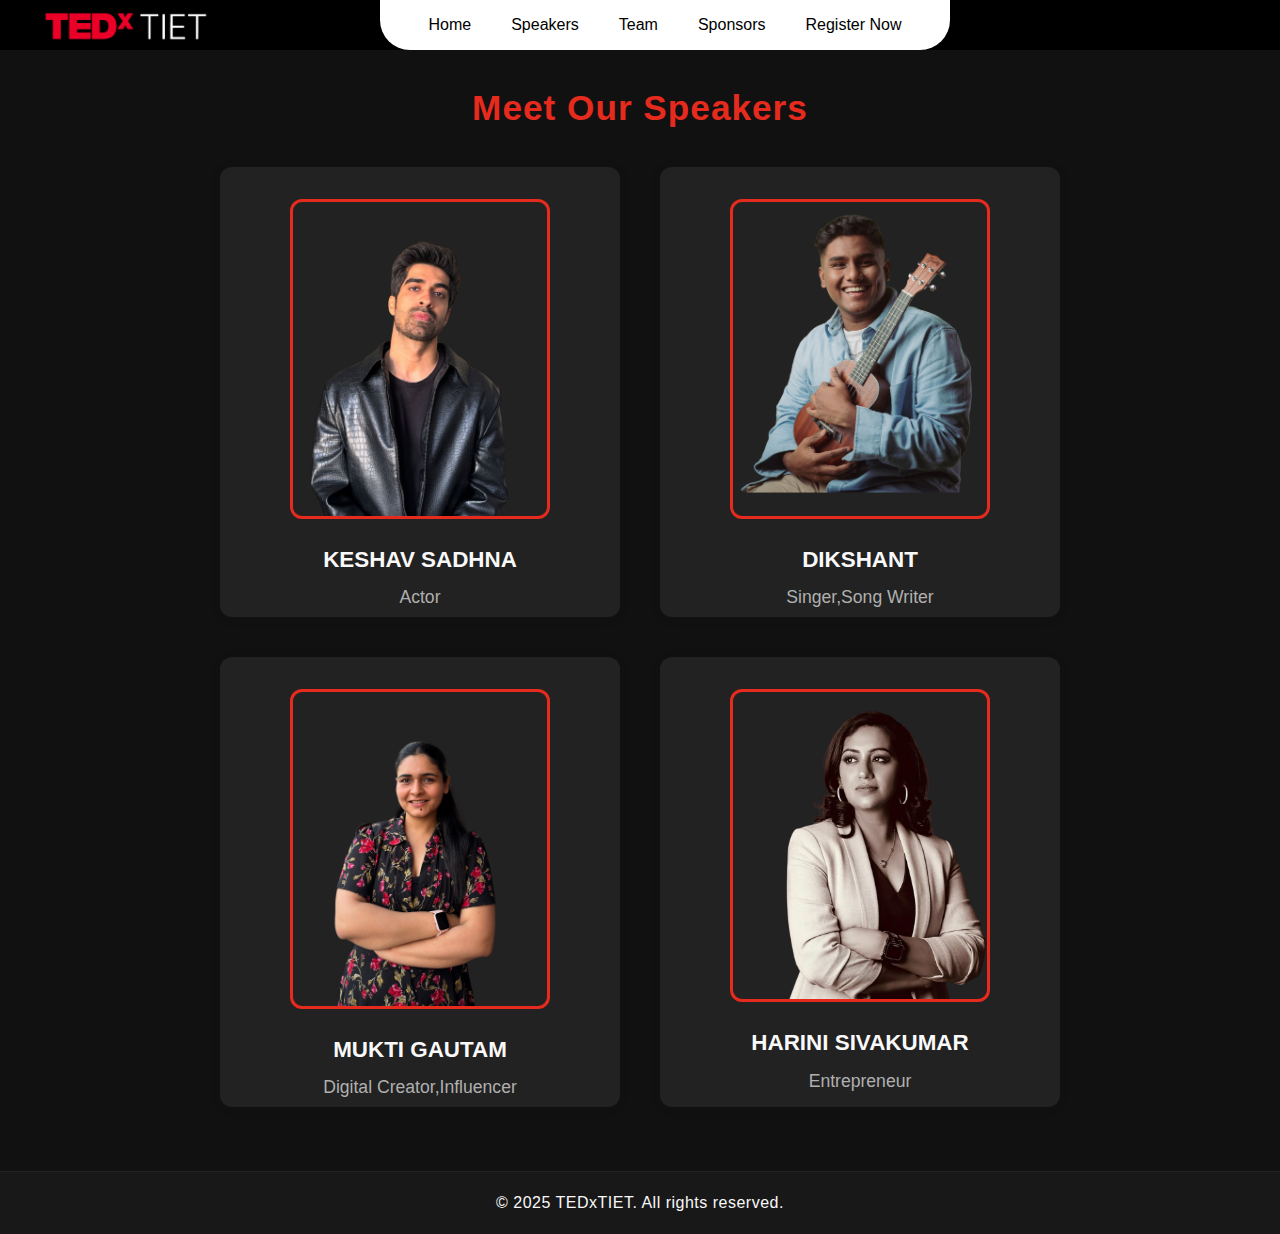
<file: speaker.html>
<!DOCTYPE html>
<html lang="en">
<head>
  <meta charset="UTF-8" />
  <meta name="viewport" content="width=device-width, initial-scale=1" />
  <title>TEDx Event – Speakers</title>
  <link rel="stylesheet" href="speaker files/styles.css" />
  <link href="https://cdnjs.cloudflare.com/ajax/libs/font-awesome/6.5.0/css/all.min.css" rel="stylesheet" />

</head>
<body>
  
  <header>
    <!-- NAVBAR START HERE -->
    <nav>
      <div class="navbar">
        <div class="nav-logo">
          <img id="nav-logo-img" src="Navbar/Picture 1.png" alt="TedxTIET">
        </div>

        <ul class="nav-links">
          <li><a Href="index.html">Home</a></li>
          <li><a Href="Speaker.html">Speakers</a></li>
          <li><a Href="team.html">Team</a></li>
          <li><a Href="Sponsors.html">Sponsors</a></li>
          <li><a Href="https://unstop.com/o/dyQ8m37?utm_medium=Share&utm_source=shortUrl">Register Now</a></li>
        </ul>
        <span class="emptyhdr"></span>
        <!-- <a href="#" class="nav-register">Register Now</a> -->
        <div class="nav_hamburger">
          <i class="fa-solid fa-bars"> </i>
        </div>

        <div class="nav_dropdown">
          <li><a Href="index.html">Home</a></li>
          <li><a Href="Speaker.html">Speakers</a></li>
          <li><a Href="team.html">Team</a></li>
          <li><a Href="Sponsors.html">Sponsors</a></li>
          <li><a Href="https://unstop.com/o/dyQ8m37?utm_medium=Share&utm_source=shortUrl">Register Now</a></li>

        </div>
      </div>
    </nav>
    <!-- NAVBAR ENDS HERE -->
  </header>

  <section class="speakers-section" id="speakers">
    <h2 class="speakers-title">Meet Our Speakers</h2>
    <div class="speakers-grid" id="speakersGrid">
      <!-- Speaker cards will be dynamically inserted here -->
    </div>
  </section>

  <footer class="site-footer">
    © 2025 TEDxTIET. All rights reserved.
  </footer>

  <script src="speaker files/script.js"></script>
  <script>
    const nav_hbtn = document.querySelector('.nav_hamburger')
    const nav_hbtnicon = document.querySelector('.nav_hamburger i')
    const nav_dd = document.querySelector('.nav_dropdown')

    nav_hbtn.onclick = function () {
      nav_dd.classList.toggle('open')
      const isOpen = nav_dd.classList.contains('open')

      nav_hbtnicon.classList = isOpen
        ? 'fa-solid fa-xmark'
        : 'fa-solid fa-bars'
    }

  </script>
  
</body>
</html>
</file>
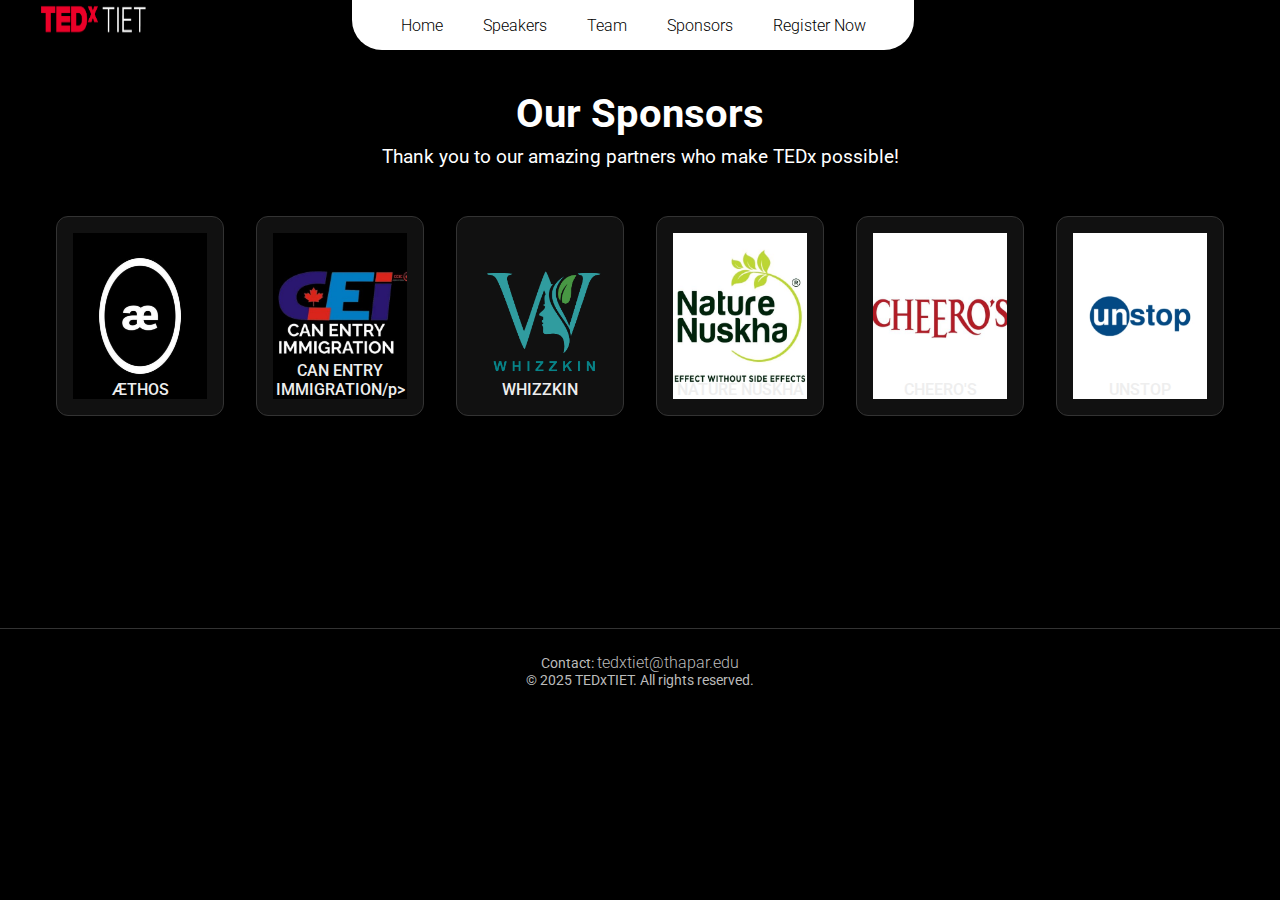
<file: Sponsors.html>
<!DOCTYPE html>
<html lang="en">
<head>
  <meta charset="UTF-8" />
  <meta name="viewport" content="width=device-width, initial-scale=1.0" />
  <title>TEDx Sponsors</title>
  <link href="https://fonts.googleapis.com/css2?family=Roboto:wght@400;700&display=swap" rel="stylesheet">
  <link href="https://cdnjs.cloudflare.com/ajax/libs/font-awesome/6.5.0/css/all.min.css" rel="stylesheet" />
  <style>
    :root {
      --ted-red: rgb(229, 29, 29);
    }
    * {
      margin: 0;
      padding: 0;
      box-sizing: border-box;
      font-family: 'Roboto', sans-serif;
    }
    body {
      background-color: #000;
      color: #fff;
    }
    header {
      background-color: #000;
      color: white;
      text-align: center;
      padding: 1rem 1rem;
      z-index: 500;
    }
    header img {
      max-width: 120px;
      margin-bottom: 1rem;
    }
    header h1 {
      font-size: 2.5rem;
      margin-bottom: 0.5rem;
    }
    header p {
      font-size: 1.2rem;
    }
    section.sponsor-category {
      padding: 3rem 1rem 6rem;
      max-width: 1200px;
      margin: auto;
    }
    .sponsor-grid {
      display: grid;
      grid-template-columns: repeat(auto-fit, minmax(150px, 1fr));
      gap: 2rem;
      animation: fadeIn 1s ease-in;
    }
    .sponsor {
  text-align: center;
  padding: 1rem;
  border: 1px solid #333;
  border-radius: 12px;
  transition: transform 0.3s ease, box-shadow 0.3s ease, background-color 0.3s ease;
  cursor: pointer;
  position: relative;
  overflow: hidden;
  background-color: #111;
  display: flex;
  justify-content: center;
  height: 200px; /* Adjust the height as needed */
  align-items: flex-end;


}

.sponsor:hover {
  transform: translateY(-8px);
  box-shadow: 0 6px 20px rgba(255, 255, 255, 0.1);
  background-color: #1a1a1a;
}

.sponsor img {
  width: 100%;
  height: 100%;
  object-fit: cover;  /* Ensures image covers the container properly */
  transition: transform 0.3s ease;
  z-index: 1; /* Keeps the image behind the text */
}

.sponsor:hover img {
  transform: scale(1.15); /* Scales the image on hover */
}

.sponsor p {
  position: absolute; /* Keep the text in place */
  z-index: 2; /* Ensure the text stays above the image */
  font-weight: 500;
  color: #eee;
  transition: color 0.3s ease;
  
}

.sponsor:hover p {
  color: var(--ted-red); /* Change text color on hover */
}

    .cta {
      text-align: center;
      margin-top: 3rem;
    }
    .cta h2 {
      margin-bottom: 1rem;
    }
    .cta a {
      display: inline-block;
      padding: 0.75rem 1.5rem;
      background-color: #fff;
      color: #000;
      text-decoration: none;
      border-radius: 5px;
      transition: background-color 0.3s;
    }
    .cta a:hover {
      background-color: #ccc;
    }
    footer {
      background-color: #000;
      color: #fff;
      text-align: center;
      padding: 0.5rem 1rem;
      border-top: 1px solid #333;
      margin-top: 1rem;
    }
    .contact-info {
      margin-top: 0.5rem;
      font-size: 0.9rem;
      color: #bbb;
    }
    @keyframes fadeIn {
      from {
        opacity: 0;
        transform: translateY(20px);
      }
      to {
        opacity: 1;
        transform: translateY(0);
      }
    }


/* NavBar Starts Here */
header {
    position: relative;
    padding: 0 2rem;
    /* border-bottom: 0.5px solid red; */
    background-color: rgb(0, 0, 0);
}

li {
    list-style: none;
}

a {
    text-decoration: none;
    color: rgb(0, 0, 0);
    font-size: 1rem;
    font-weight: 300;
}

.nav_dropdown a {
    color: rgb(255, 255, 255);
}

nav a:hover {
    color: rgb(236, 0, 39);
}

.navbar {
    width: 100%;
    height: 50px;
    margin: 0 auto;
    display: flex;
    align-items: center;
    justify-content: space-between;
}


.nav-links {
    display: flex;
    gap: 2.5rem;
    color: black;
    padding-left: 4%;
    padding-right: 4%;
    background-color: rgb(255, 255, 255);
    height: 100%;
    align-items: center;
    border-bottom-left-radius: 30px;
    border-bottom-right-radius: 30px;
    /* border:2px solid red; */
}

#nav-logo-img {
    height: 48px;
    cursor: pointer;
}


.emptyhdr{
    width:11%;
    height: 1px;
}


.nav_hamburger {
    width: 20px;
    height: 14px;
    color: rgb(255, 255, 255);
    cursor: pointer;
    display: none;
}

.nav-register {
    background-color: rgb(0, 0, 0);
    color: rgb(247, 124, 124);
    padding: 0.5rem 1rem;
    border: none;
    outline: none;
    border-radius: 20px;
    font-size: 0.9rem;
    font-weight: bolder;
    cursor: pointer;
}

.nav-register:hover {
    scale: 1.05;
}

.nav_dropdown {
    display: none;
    position: absolute;
    top: 60px;
    height: 0;
    background-color: rgba(0, 0, 0, 1);
    backdrop-filter: blur(15px);
    border-radius: 10px;
    overflow: hidden;
    right: 0rem;
    left: 0rem;
    transition: height .2s cubic-bezier(0.175, 0.885, 0.32, 1.275);
}

.nav_dropdown li {
    padding: 0.9rem;
    display: flex;
    align-items: center;
    justify-content: center;
}

.nav_dropdown.open {
    height: auto;
}

@media(max-width:768px) {

    .nav-links,
    .nav-register {
        display: none;
    }

    .nav_hamburger {
        display: block;
    }

    .nav_dropdown {
        display: block;
    }
}

/* NavBar Ends Here */




  </style>
</head>
<body>
  <header>
    <!-- NAVBAR START HERE -->
    <nav>
      <div class="navbar">
        <div class="nav-logo">
          <img id="nav-logo-img" src="Navbar/Picture 1.png" alt="TedxTIET">
        </div>

        <ul class="nav-links">
          <li><a Href="index.html">Home</a></li>
          <li><a Href="Speaker.html">Speakers</a></li>
          <li><a Href="team.html">Team</a></li>
          <li><a Href="Sponsors.html">Sponsors</a></li>
          <li><a Href="https://unstop.com/o/dyQ8m37?utm_medium=Share&utm_source=shortUrl">Register Now</a></li>
        </ul>
        <span class="emptyhdr"></span>
        <!-- <a href="#" class="nav-register">Register Now</a> -->
        <div class="nav_hamburger">
          <i class="fa-solid fa-bars"> </i>
        </div>

        <div class="nav_dropdown">
          <li><a Href="index.html">Home</a></li>
          <li><a Href="Speaker.html">Speakers</a></li>
          <li><a Href="team.html">Team</a></li>
          <li><a Href="Sponsors.html">Sponsors</a></li>
          <li><a Href="https://unstop.com/o/dyQ8m37?utm_medium=Share&utm_source=shortUrl">Register Now</a></li>

        </div>
      </div>
    </nav>
    <!-- NAVBAR ENDS HERE -->
     <div style="height: 40px;"></div>
    <h1>Our Sponsors</h1>
    <p>Thank you to our amazing partners who make TEDx possible!</p>
  </header>

  <header>
    <!-- <img src="https://i.ibb.co/47PR9tK/logo-white-1.png" alt="TEDxTIET Logo"> -->
   
  </header>

  <section class="sponsor-category">
    <div class="sponsor-grid">
      <div class="sponsor">
        <img src="Sponsors/IMG_0937.JPG" alt="Sponsor Logo">
        <p>ÆTHOS</p>
      </div>
      <div class="sponsor">
        <img src="Sponsors/CAN.jpg" alt="Sponsor Logo" >
        <p>CAN ENTRY IMMIGRATION/p>
      </div>
      <div class="sponsor">
        <img src="Sponsors/WHIZZKIN LOGO png 001 (4).png" alt="Sponsor Logo">
        <p>WHIZZKIN</p>
      </div>
      <div class="sponsor">
        <img src="Sponsors/NATURE2.jpg" alt="Sponsor Logo">
        <p>NATURE NUSKHA</p>
      </div>
      <div class="sponsor">
        <img src="Sponsors/NEW.jpg" alt="Sponsor Logo">
        <p>CHEERO'S</p>
      </div>
      <div class="sponsor">
        <img src="Sponsors/Untitled design (3).jpg" alt="Sponsor Logo">
        <p>UNSTOP</p>
      </div>
    </div>
    <div style="height: 100px;"></div>
  </section>

  <footer style="background-color: #000; color: #fff; text-align: center; padding: 1rem 0 0.5rem;">
    
    <div class="contact-info" style="font-size: 0.9rem; color: #bbb;">
      <p>Contact: <a href="mailto:tedxt@thapar.edu" style="color: #bbb; text-decoration: none;">tedxtiet@thapar.edu</a></p>
      <p>&copy; 2025 TEDxTIET. All rights reserved.</p>
    </div>
  </footer>

  <script>
    const nav_hbtn = document.querySelector('.nav_hamburger')
    const nav_hbtnicon = document.querySelector('.nav_hamburger i')
    const nav_dd = document.querySelector('.nav_dropdown')

    nav_hbtn.onclick = function () {
      nav_dd.classList.toggle('open')
      const isOpen = nav_dd.classList.contains('open')

      nav_hbtnicon.classList = isOpen
        ? 'fa-solid fa-xmark'
        : 'fa-solid fa-bars'
    }

  </script>
</body>
</html>
</file>
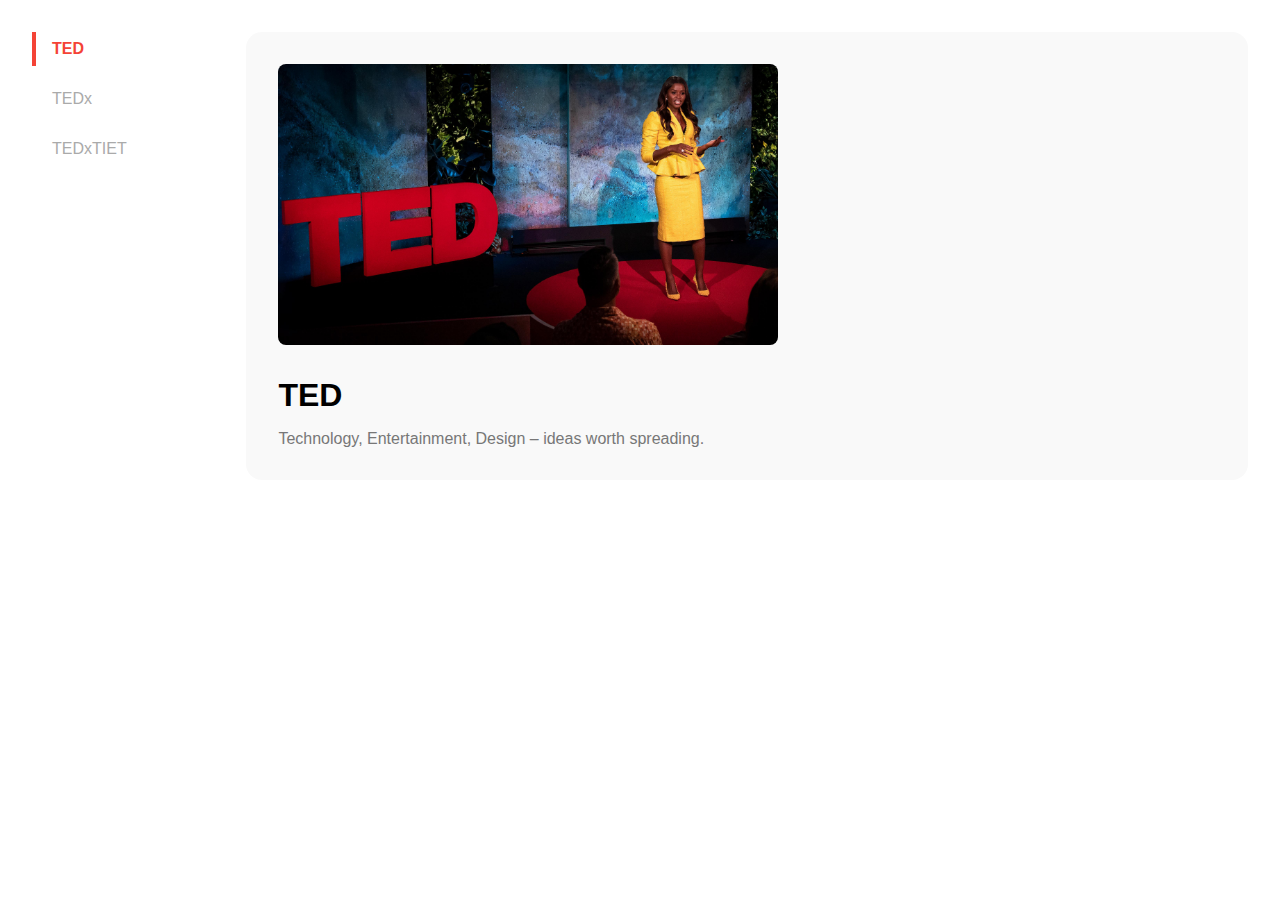
<file: about/about.html>
<!DOCTYPE html>
<html lang="en">
<head>
  <meta charset="UTF-8" />
  <meta name="viewport" content="width=device-width, initial-scale=1.0" />
  <title>TEDx Cards</title>
  <link rel="stylesheet" href="style.css" />
</head>
<body>
  <div class="container">
    <nav class="sidebar">
      <button class="nav-item active" data-type="ted">TED</button>
      <button class="nav-item" data-type="tedx">TEDx</button>
      <button class="nav-item" data-type="tedxtiet">TEDxTIET</button>
    </nav>

    <main class="content">
      <div class="card" id="card">
        <img src="Homepage/1.jpg" alt="Card Image" class="card-img" />
        <div class="card-text">
          <h2 id="card-title">TED</h2>
          <p id="card-description">Technology, Entertainment, Design – ideas worth spreading.</p>
        </div>
      </div>
    </main>
  </div>

 <script src="script.js"></script>
</body>
</html>
</file>
<file: speaker files/styles.css>
/* Reset and base styles */
* {
    box-sizing: border-box;
    margin: 0;
    padding: 0;
  }
  
  body {
    font-family: 'Segoe UI', Tahoma, Geneva, Verdana, sans-serif;
    background: #111;
    color: #faf9f9;
    line-height: 1.5;
    min-height: 100vh;
    display: flex;
    flex-direction: column;
    margin: 0;
  }
  
  header {
    background-color: #e62b1e; /* TEDx red */
    color: #fff;
    text-align: center;
    padding: 1rem 0;
  }
  
  header h1 {
    font-weight: 700;
    font-size: 2.5rem;
    letter-spacing: 1.2px;
  }
  
  header p {
    font-size: 1.2rem;
    margin-top: 0.3rem;
    font-weight: 500;
  }
  
  .speakers-section {
    flex-grow: 1;
    max-width: 1100px;
    margin: 2rem auto 4rem;
    padding: 0 1rem;
  }
  
  .speakers-title {
    color: #e62b1e;
    font-size: 2.2rem;
    text-align: center;
    margin-bottom: 2rem;
    letter-spacing: 1px;
    font-weight: 700;
  }
  
  /* Grid layout for speaker cards */
  .speakers-grid {
    display: grid;
    grid-template-columns: repeat(2, 1fr);
    gap: 2.5rem;
    justify-content: center;
  }
  
  /* Speaker card styling */
  .speaker-card {
    background-color: #222;
    width: 400px;
    min-height: 450px;
    max-height: none;
    color: #faf9f9;
    border-radius: 12px;
    box-shadow: 0 2px 12px rgba(0,0,0,0.09);
    padding: 2rem 1.5rem;
    text-align: center;
    cursor: pointer;
    transition: transform 0.2s ease, box-shadow 0.2s ease, max-height 0.4s ease;
    user-select: none;
    overflow: visible;
    max-height: 220px; /* collapsed height */
    display: flex;
    flex-direction: column;
    align-items: center;
  }
  .speaker-card:hover:not(.active) {
    transform: translateY(-8px) scale(1.02);
    box-shadow: 0 4px 20px rgba(230, 43, 30, 0.3);
  }

  .speaker-card.active {
    transform: translateY(-12px) scale(1.05);
  box-shadow: 0 8px 32px rgba(230, 43, 30, 0.35);
  z-index: 2;
    max-height: none; /* expanded height */
  }
  
  .speaker-photo {
    width: 260px;
    height: 320px;
    border-radius: 12px;
    object-fit: cover;
    border: 3px solid #e62b1e;
    margin-bottom: 1.5rem;
    background: #222;
  }
  /* Speaker name and title */
  .speaker-name {
    font-size: 1.4rem;
    font-weight: 600;
    margin-bottom: 0.5rem;
  }
  
  .speaker-title {
    color: #b0b0b0;
    font-size: 1.1rem;
    margin-bottom: 1rem;
  }
  
  /* Speaker bio hidden by default */
  .speaker-bio {
    display: none;
    font-size: 1rem;
    color: #d3d3d3;
    margin-top: 0.7rem;
    padding-top: 1rem;
    border-top: 1px solid #333;
    line-height: 1.4;
    text-align: left;
    width: 100%;
  }
  
  /* Show bio when active */
  .speaker-card.active .speaker-bio {
    display: block;
    animation: fadeIn 0.4s ease forwards;
  }
  
  /* Fade-in animation */
  @keyframes fadeIn {
    from {
      opacity: 0;
      transform: translateY(10px);
    }
    to {
      opacity: 1;
      transform: translateY(0);
    }
  }
  
  /* Footer fixed at bottom */
  .site-footer {
    margin-top: auto;
    background: #181818;
    color: #faf9f9;
    text-align: center;
    padding: 1.2rem 0;
    font-size: 1rem;
    letter-spacing: 0.5px;
    border-top: 1px solid #222;
  }
  
  /* Responsive adjustments */
  @media (max-width: 1100px) {
    .speakers-grid {
      grid-template-columns: repeat(2, 1fr);
    }
    .speaker-card:hover:not(.active) {
      transform: none;
      box-shadow: 0 2px 12px rgba(0,0,0,0.09);
    }
  }
  
  @media (max-width: 800px) {
    .speakers-grid {
      grid-template-columns: 1fr;
    }
    .speaker-card.active {
      transform: none;
      box-shadow: 0 2px 12px rgba(0,0,0,0.09);
    }
    .speaker-card {
      width: 100%;
      transition: all 0.3s ease;
      min-height: auto;
      max-height: none;
    }
  
    .speaker-card.active {
      max-height: none;
      transform: translateY(-8px) scale(1.05);
      box-shadow: 0 8px 32px rgba(230, 43, 30, 0.3)    
    }
  }
  header {
    position: relative;
    padding: 0 2rem;
    /* border-bottom: 0.5px solid red; */
    background-color: rgb(0, 0, 0);
}

li {
    list-style: none;
}

a {
    text-decoration: none;
    color: rgb(0, 0, 0);
    font-size: 1rem;
    font-weight: 300;
}

.nav_dropdown a {
    color: rgb(255, 255, 255);
}

nav a:hover {
    color: rgb(236, 0, 39);
}

.navbar {
    width: 100%;
    height: 50px;
    margin: 0 auto;
    display: flex;
    align-items: center;
    justify-content: space-between;
}


.nav-links {
    display: flex;
    gap: 2.5rem;
    color: black;
    padding-left: 4%;
    padding-right: 4%;
    background-color: rgb(255, 255, 255);
    height: 100%;
    align-items: center;
    border-bottom-left-radius: 30px;
    border-bottom-right-radius: 30px;
    /* border:2px solid red; */
}

#nav-logo-img {
    height: 48px;
    cursor: pointer;
}


.emptyhdr{
    width:11%;
    height: 1px;
}


.nav_hamburger {
    width: 20px;
    height: 14px;
    color: rgb(255, 255, 255);
    cursor: pointer;
    display: none;
}

.nav-register {
    background-color: rgb(0, 0, 0);
    color: rgb(247, 124, 124);
    padding: 0.5rem 1rem;
    border: none;
    outline: none;
    border-radius: 20px;
    font-size: 0.9rem;
    font-weight: bolder;
    cursor: pointer;
}

.nav-register:hover {
    scale: 1.05;
}

.nav_dropdown {
    display: none;
    position: absolute;
    top: 60px;
    height: 0;
    background-color: rgba(0, 0, 0, 1);
    backdrop-filter: blur(15px);
    border-radius: 10px;
    overflow: hidden;
    right: 0rem;
    left: 0rem;
    transition: height .2s cubic-bezier(0.175, 0.885, 0.32, 1.275);
}

.nav_dropdown li {
    padding: 0.9rem;
    display: flex;
    align-items: center;
    justify-content: center;
}

.nav_dropdown.open {
    height: auto;
}

@media(max-width:768px) {

    .nav-links,
    .nav-register {
        display: none;
    }

    .nav_hamburger {
        display: block;
    }

    .nav_dropdown {
        display: block;
    }
}
</file>
<file: about/style.css>
/* Reset and base styles */
* {
    box-sizing: border-box;
    margin: 0;
    padding: 0;
  }
  
  body {
    font-family: sans-serif;
    background-color: #fff;
    color: #333;
    padding: 2rem;
  }
  
  .container {
    display: flex;
    gap: 2rem;
    flex-wrap: wrap;
  }
  
  .sidebar {
    display: flex;
    flex-direction: column;
    gap: 1rem;
    flex: 0 0 15%;
    align-items: flex-start;
  }
  
  .nav-item {
    background: none;
    border: none;
    border-left: 0.3rem solid transparent;
    padding: 0.5rem 1rem;
    font-size: 1rem;
    color: #aaa;
    cursor: pointer;
    transition: color 0.3s, border-color 0.3s;
    text-align: left;
  }
  
  .nav-item:hover,
  .nav-item.active {
    color: #f44336;
    border-left-color: #f44336;
    font-weight: bold;
  }
  
  .content {
    flex: 1;
  }
  
  .card {
    display: flex;
    gap: 2rem;
    align-items: center;
    background-color: #f9f9f9;
    border-radius: 1rem;
    padding: 2rem;
    flex-wrap: wrap;
  }
  
  .card-img {
    flex: 1 1 40%;
    max-width: 100%;
    height: auto;
    border-radius: 0.5rem;
    max-width:500px;
  }
  
  .card-text {
    flex: 1 1 50%;
  }
  
  .card-text h2 {
    font-size: 2rem;
    margin-bottom: 1rem;
    color: #000;
  }
  
  .card-text p {
    font-size: 1rem;
    color: #777;
  }
  
  /* Responsive */
  @media (max-width: 768px) {
    .container {
      flex-direction: column;
      align-items: center;
    }
  
    .sidebar {
      flex-direction: row;
      justify-content: center;
      width: 100%;
      gap: 1.5rem;
    }
  
    .nav-item {
      border-left: none;
      border-bottom: 0.3rem solid transparent;
      text-align: center;
    }
  
    .nav-item:hover,
    .nav-item.active {
      border-left: none;
      border-bottom: 0.3rem solid #f44336;
    }
  
    .card {
      flex-direction: column;
      padding: 1.5rem;
    }
  
    .card-img {
      width: 100%;
    }
  
    .card-text {
      text-align: center;
    }
  }
</file>
